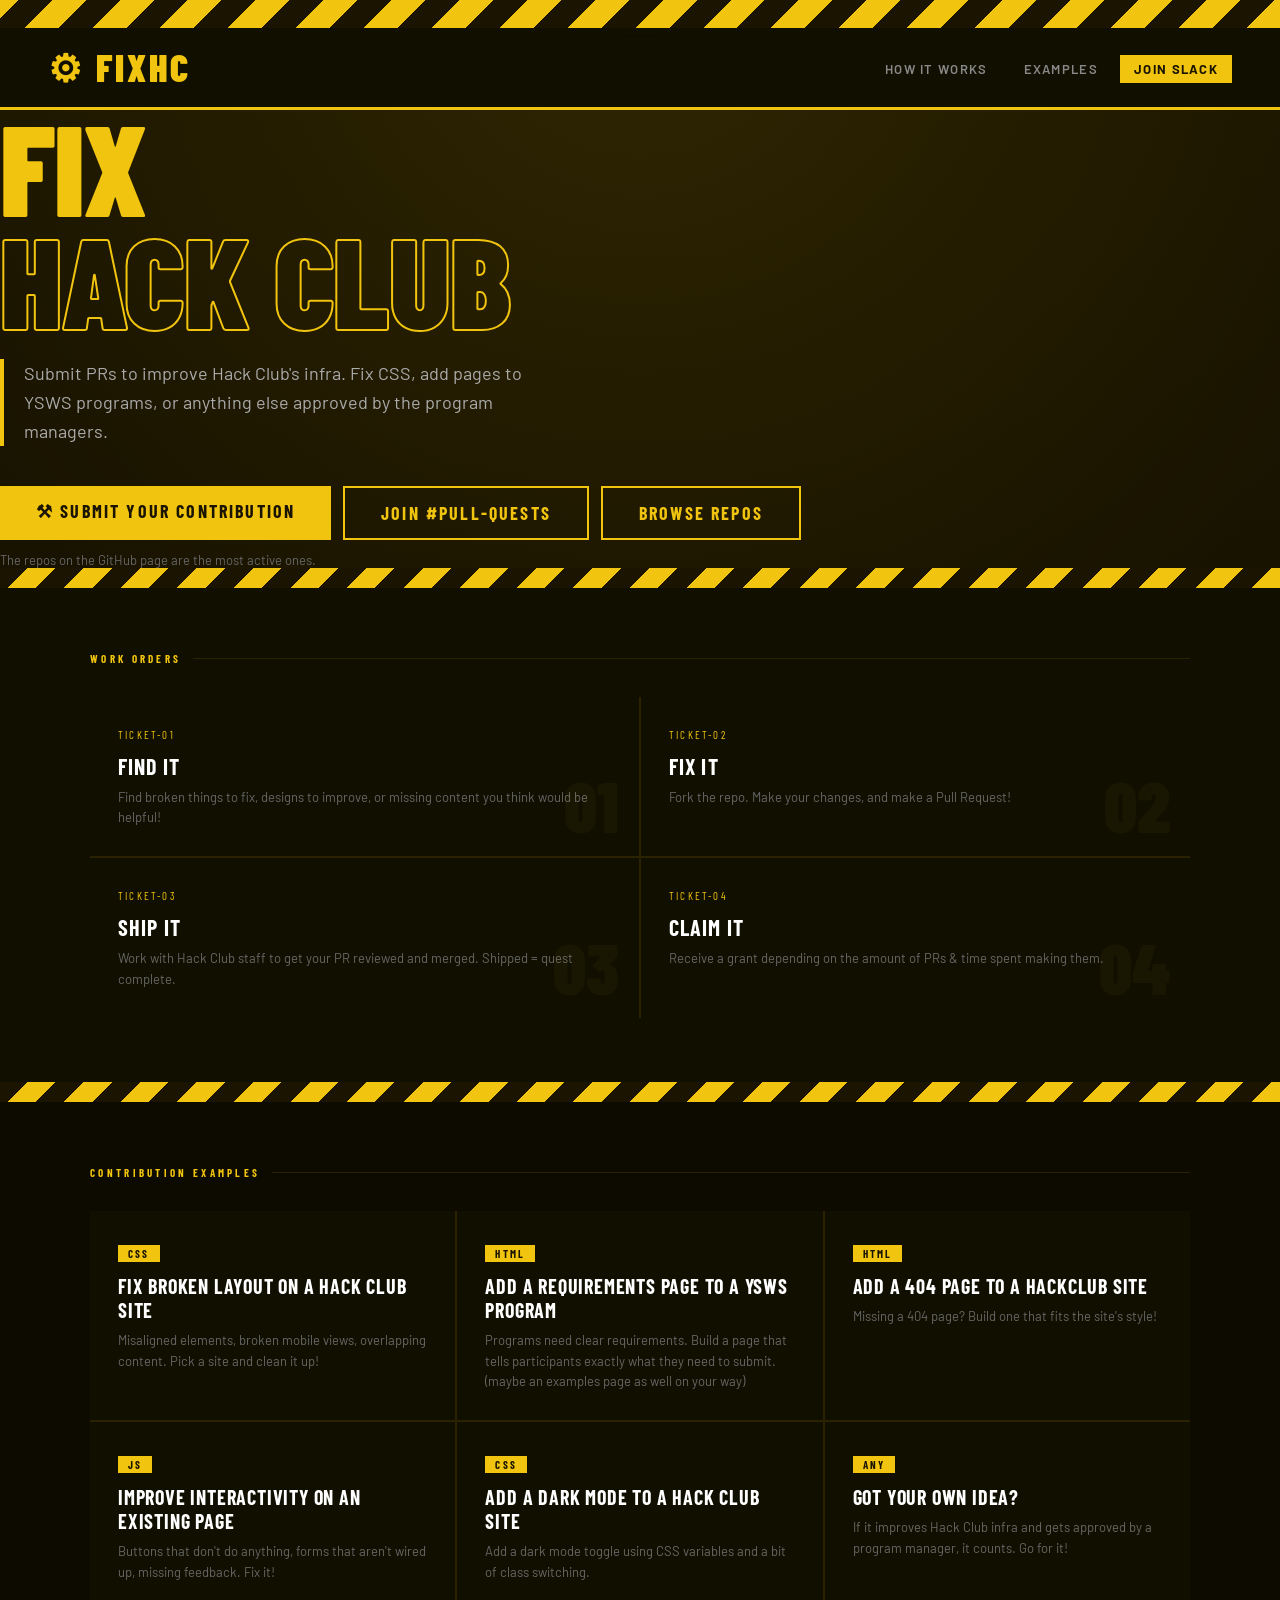
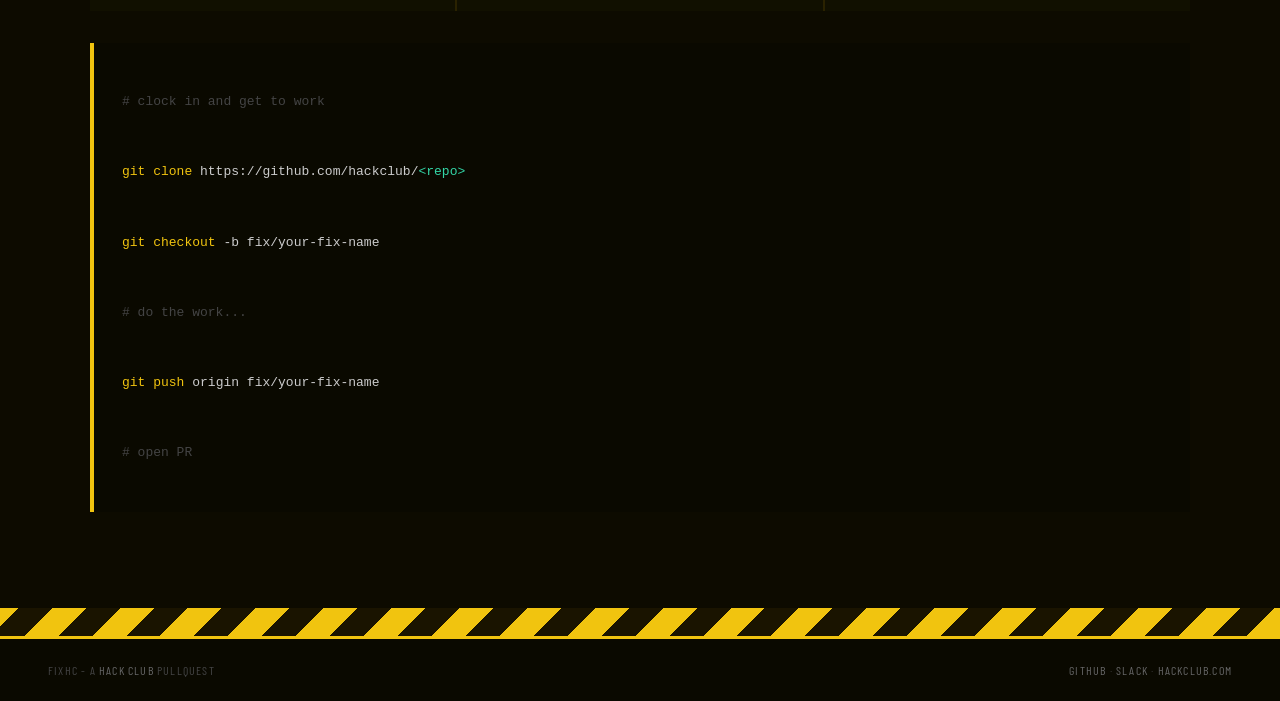
<file: index.html>
<!DOCTYPE html>
<html lang="en">
<head>
  <meta charset="UTF-8">
  <meta name="viewport" content="width=device-width, initial-scale=1.0">
  <title>FixHC - Under Construction</title>
  <link href="https://fonts.googleapis.com/css2?family=Black+Han+Sans&family=Barlow:wght@400;600;700&family=Barlow+Condensed:wght@700;900&display=swap" rel="stylesheet">
  <link rel="stylesheet" href="styles.css">
</head>
<body>

<div class="caution-tape"></div>

<nav>
  <a class="nav-brand" href="">⚙ FixHC</a>
  <ul class="nav-links">
    <li><a href="#how">How It Works</a></li>
    <li><a href="#jobs">Examples</a></li>
    <li><a href="https://hackclub.com/slack" target="_blank" class="nav-cta">Join Slack</a></li>
  </ul>
</nav>

<hero>
  
  <h1><span class="yellow">Fix</span><br><span class="outline">Hack Club</span></h1>
  <p class="hero-desc">Submit PRs to improve Hack Club's infra. Fix CSS, add pages to YSWS programs, or anything else approved by the program managers.</p>
  <div class="btn-row">
    <a href="https://forms.hackclub.com/fix-hack-club" target="_blank" class="btn btn-primary">⚒ Submit your contribution</a>
    <a href="https://hackclub.enterprise.slack.com/archives/C0ALHGAASLV" target="_blank" class="btn btn-outline">Join #pull-quests</a>
    <a href="https://github.com/hackclub/" target="_blank" class="btn btn-outline">Browse Repos</a>
  </div>
  <p class="hero-note">The repos on the GitHub page are the most active ones.</p>
</hero>

<div class="tape-divider"></div>

<div class="section" id="how">
  <div class="section-inner">
    <div class="section-label">Work Orders</div>
    <div class="tickets">
      <div class="ticket">
        <div class="ticket-id">TICKET-01</div>
        <h3>Find It</h3>
        <p>Find broken things to fix, designs to improve, or missing content you think would be helpful!</p>
        <div class="ticket-num">01</div>
      </div>
      <div class="ticket">
        <div class="ticket-id">TICKET-02</div>
        <h3>Fix It</h3>
        <p>Fork the repo. Make your changes, and make a Pull Request!</p>
        <div class="ticket-num">02</div>
      </div>
      <div class="ticket">
        <div class="ticket-id">TICKET-03</div>
        <h3>Ship It</h3>
        <p>Work with Hack Club staff to get your PR reviewed and merged. Shipped = quest complete.</p>
        <div class="ticket-num">03</div>
      </div>
      <div class="ticket">
        <div class="ticket-id">TICKET-04</div>
        <h3>Claim It</h3>
        <p>Receive a grant depending on the amount of PRs & time spent making them.</p>
        <div class="ticket-num">04</div>
      </div>
    </div>
  </div>
</div>

<div class="tape-divider"></div>

<div class="section-alt" id="jobs">
  <div class="section-inner">
    <div class="section-label">Contribution Examples</div>
    <div class="jobs">
      <div class="job">
        <div class="job-type">CSS</div>
        <div class="job-title">Fix broken layout on a Hack Club site</div>
        <div class="job-desc">Misaligned elements, broken mobile views, overlapping content. Pick a site and clean it up!</div>
      </div>
      <div class="job">
        <div class="job-type">HTML</div>
        <div class="job-title">Add a requirements page to a YSWS program</div>
        <div class="job-desc">Programs need clear requirements. Build a page that tells participants exactly what they need to submit. (maybe an examples page as well on your way)</div>
      </div>
      <div class="job">
        <div class="job-type">HTML</div>
        <div class="job-title">Add a 404 page to a HackClub site</div>
        <div class="job-desc">Missing a 404 page? Build one that fits the site's style!</div>
      </div>
      <div class="job">
        <div class="job-type">JS</div>
        <div class="job-title">Improve interactivity on an existing page</div>
        <div class="job-desc">Buttons that don't do anything, forms that aren't wired up, missing feedback. Fix it!</div>
      </div>
      <div class="job">
        <div class="job-type">CSS</div>
        <div class="job-title">Add a dark mode to a Hack Club site</div>
        <div class="job-desc">Add a dark mode toggle using CSS variables and a bit of class switching.</div>
      </div>
      <div class="job">
        <div class="job-type">ANY</div>
        <div class="job-title">Got your own idea?</div>
        <div class="job-desc">If it improves Hack Club infra and gets approved by a program manager, it counts. Go for it!</div>
      </div>
    </div>

    <div class="bottom-actions">
      <div class="code-block">
<span class="dim"># clock in and get to work</span>
<br>
<span class="hi">git clone</span> https://github.com/hackclub/<span class="green">&lt;repo&gt;</span>
<br>
<span class="hi">git checkout</span> -b fix/your-fix-name
<br>
<span class="dim"># do the work...</span>
<br>
<span class="hi">git push</span> origin fix/your-fix-name
<br>
<span class="dim"># open PR</span>
      </div>
    </div>
  </div>
</div>

<div class="caution-tape"></div>

<footer>
  <span>FixHC - a <a href="https://hackclub.com" target="_blank">Hack Club</a> PullQuest</span>
  <span><a href="https://github.com/hackclub" target="_blank">GitHub</a> · <a href="https://hackclub.com/slack" target="_blank">Slack</a> · <a href="https://hackclub.com" target="_blank">hackclub.com</a></span>
</footer>

</body>
</html>
</file>
<file: styles.css>
* { box-sizing: border-box; margin: 0; padding: 0; }

html {
  scroll-behavior: smooth;
  scroll-padding-top: 88px;
  scrollbar-color: #f1c40f #1a1400;
  scrollbar-width: thin;
}

body {
  background:
    radial-gradient(circle at top, rgba(241,196,15,0.10), transparent 34%),
    linear-gradient(180deg, #1a1400 0%, #120e00 100%);
  color: #ffffff;
  font-family: 'Barlow', sans-serif;
  min-height: 100vh;
}

.caution-tape {
  background: repeating-linear-gradient(
    -45deg,
    #f1c40f,
    #f1c40f 24px,
    #1a1400 24px,
    #1a1400 48px
  );
  height: 28px;
  width: 100%;
}

nav {
  position: sticky;
  top: 0;
  z-index: 10;
  background: rgba(17, 16, 0, 0.96);
  padding: 16px 48px;
  display: flex;
  align-items: center;
  justify-content: space-between;
  border-bottom: 3px solid #f1c40f;
  backdrop-filter: blur(8px);
}

.menu-toggle {
  display: none;
  background: transparent;
  border: 1px solid #4d4300;
  border-radius: 6px;
  padding: 8px;
  cursor: pointer;
}

.menu-toggle span {
  display: block;
  width: 20px;
  height: 2px;
  background: #f1c40f;
  margin: 4px 0;
}

.nav-brand {
  font-family: 'Barlow Condensed', sans-serif;
  font-weight: 900;
  font-size: 38px;
  letter-spacing: 0.08em;
  text-transform: uppercase;
  color: #f1c40f;
  text-decoration: none;
}

.nav-links {
  display: flex;
  gap: 8px;
  list-style: none;
}

.nav-links a {
  color: #888;
  text-decoration: none;
  font-size: 13px;
  font-weight: 600;
  letter-spacing: 0.1em;
  text-transform: uppercase;
  padding: 6px 14px;
  transition: color .15s;
}

.nav-links a:hover { color: #f1c40f; }

.nav-links a:focus-visible,
.btn:focus-visible,
footer a:focus-visible,
.nav-brand:focus-visible,
.menu-toggle:focus-visible {
  outline: 2px solid #f1c40f;
  outline-offset: 3px;
}

.nav-cta {
  background: #f1c40f !important;
  color: #1a1400 !important;
  font-weight: 700 !important;
}

.nav-cta:hover { background: #ffd700 !important; color: #1a1400 !important; }

.hero {
  display: block;
  padding: 72px 48px 56px;
  max-width: 1100px;
  margin: 0 auto;
}

::-webkit-scrollbar {
  width: 10px;
}

::-webkit-scrollbar-track {
  background: #1a1400;
}

::-webkit-scrollbar-thumb {
  background: #f1c40f;
  border-radius: 5px;
}

::-webkit-scrollbar-thumb:hover {
  background: #ffd700;
}

.site-tag::before {
  content: '⚠';
  font-size: 14px;
}

h1 {
  font-family: 'Barlow Condensed', sans-serif;
  font-weight: 900;
  font-size: clamp(64px, 11vw, 128px);
  line-height: 0.88;
  letter-spacing: -0.01em;
  text-transform: uppercase;
  margin-bottom: 24px;
}

h1 .yellow { color: #f1c40f; }

h1 .outline {
  -webkit-text-stroke: 2px #f1c40f;
  color: transparent;
}

.hero-desc {
  font-size: 18px;
  line-height: 1.6;
  color: #aaa;
  max-width: 560px;
  margin-bottom: 40px;
  border-left: 4px solid #f1c40f;
  padding-left: 20px;
}

.btn-row {
  display: flex;
  gap: 12px;
  flex-wrap: wrap;
}

.btn {
  font-family: 'Barlow Condensed', sans-serif;
  font-weight: 700;
  font-size: 18px;
  letter-spacing: 0.12em;
  text-transform: uppercase;
  padding: 14px 36px;
  text-decoration: none;
  transition: all .15s;
  display: inline-block;
}

.btn:active {
  transform: translateY(0);
}

.btn-primary {
  background: #f1c40f;
  color: #1a1400;
}

.btn-primary:hover { background: #ffd700; transform: translateY(-2px); }

.btn-outline {
  background: transparent;
  color: #f1c40f;
  border: 2px solid #f1c40f;
}

.btn-outline:hover { background: rgba(241,196,15,.1); transform: translateY(-2px); }

.tape-divider {
  background: repeating-linear-gradient(
    -45deg,
    #f1c40f,
    #f1c40f 20px,
    #1a1400 20px,
    #1a1400 40px
  );
  height: 20px;
  margin: 0;
}

.reveal {
  opacity: 0;
  transform: translateY(16px);
  transition: opacity .45s ease, transform .45s ease;
}

.reveal.reveal-show {
  opacity: 1;
  transform: translateY(0);
}

.section {
  background: #111000;
  padding: 64px 48px;
}

.section-alt {
  background: #0d0b00;
  padding: 64px 48px;
}

.section-inner {
  max-width: 1100px;
  margin: 0 auto;
}

.section-label {
  font-family: 'Barlow Condensed', sans-serif;
  font-weight: 700;
  font-size: 11px;
  letter-spacing: 0.3em;
  text-transform: uppercase;
  color: #f1c40f;
  margin-bottom: 32px;
  display: flex;
  align-items: center;
  gap: 12px;
}

.section-label::after {
  content: '';
  flex: 1;
  height: 1px;
  background: #2a2200;
}

.tickets {
  display: grid;
  grid-template-columns: repeat(2, 1fr);
  gap: 2px;
  background: #2a2200;
}

.ticket {
  background: #111000;
  padding: 28px;
  position: relative;
  border-top: 3px solid transparent;
  transition: border-color .2s, transform .2s;
}

.ticket:hover { border-color: #f1c40f; transform: translateY(-2px); }

.ticket-id {
  font-family: 'Barlow Condensed', sans-serif;
  font-size: 11px;
  letter-spacing: 0.2em;
  color: #f1c40f;
  margin-bottom: 12px;
}

.ticket h3 {
  font-family: 'Barlow Condensed', sans-serif;
  font-weight: 700;
  font-size: 22px;
  text-transform: uppercase;
  letter-spacing: 0.05em;
  margin-bottom: 8px;
}

.ticket p {
  font-size: 13px;
  color: #666;
  line-height: 1.6;
}

.ticket-num {
  position: absolute;
  bottom: 16px;
  right: 20px;
  font-family: 'Barlow Condensed', sans-serif;
  font-weight: 900;
  font-size: 72px;
  color: rgba(241,196,15,0.04);
  line-height: 1;
}

.jobs {
  display: grid;
  grid-template-columns: repeat(3, 1fr);
  gap: 2px;
  background: #2a2200;
}

.job {
  background: #111000;
  padding: 28px;
  border-top: 3px solid transparent;
  transition: border-color .2s, transform .2s;
}

.job:hover { border-color: #f1c40f; transform: translateY(-2px); }

.job-type {
  display: inline-block;
  background: #f1c40f;
  color: #1a1400;
  font-family: 'Barlow Condensed', sans-serif;
  font-weight: 700;
  font-size: 11px;
  letter-spacing: 0.2em;
  padding: 2px 10px;
  margin-bottom: 12px;
}

.job-title {
  font-family: 'Barlow Condensed', sans-serif;
  font-weight: 700;
  font-size: 20px;
  text-transform: uppercase;
  letter-spacing: 0.04em;
  margin-bottom: 8px;
  line-height: 1.2;
}

.job-desc {
  font-size: 13px;
  color: #666;
  line-height: 1.6;
}

.bottom-actions {
  margin-top: 32px;
}

.code-block {
  background: #0a0900;
  border-left: 4px solid #f1c40f;
  padding: 24px 28px;
  font-family: 'SF Mono', 'Roboto Mono', Menlo, monospace;
  font-size: 13px;
  line-height: 1.8;
  color: #ccc;
  margin-bottom: 32px;
  overflow-x: auto;
  white-space: pre;
}

.code-block code {
  font: inherit;
}

.code-block .dim { color: #444; }
.code-block .hi { color: #f1c40f; }
.code-block .green { color: #33d6a6; }

footer {
  background: #0a0900;
  border-top: 3px solid #f1c40f;
  padding: 24px 48px;
  display: flex;
  justify-content: space-between;
  align-items: center;
  font-size: 12px;
  color: #444;
  font-family: 'Barlow Condensed', sans-serif;
  letter-spacing: 0.1em;
  text-transform: uppercase;
}

footer a { color: #666; text-decoration: none; }
footer a:hover { color: #f1c40f; }

@media (max-width: 600px) {
  nav {
    padding: 14px 20px;
    position: sticky;
  }
  .hero { padding: 48px 20px 40px; }
  .section, .section-alt { padding: 48px 20px; }
  footer { padding: 20px; flex-direction: column; gap: 8px; text-align: center; }
  .menu-toggle {
    display: block;
  }
  .nav-links {
    display: flex;
    position: absolute;
    top: calc(100% + 8px);
    right: 20px;
    width: min(260px, calc(100vw - 40px));
    background: #111000;
    border: 1px solid #3a3200;
    border-top: 3px solid #f1c40f;
    padding: 8px;
    border-radius: 8px;
    box-shadow: 0 8px 24px rgba(0,0,0,0.35);
    flex-direction: column;
    gap: 2px;
    list-style: none;
    opacity: 0;
    transform: translateY(-6px);
    pointer-events: none;
    transition: opacity .2s ease, transform .2s ease;
  }
  .nav-links.open {
    opacity: 1;
    transform: translateY(0);
    pointer-events: auto;
  }
  .nav-links a {
    display: block;
    width: 100%;
    padding: 10px 12px;
    font-size: 12px;
    border-radius: 6px;
  }
  .nav-links .nav-cta {
    text-align: center;
  }
  .jobs { grid-template-columns: 1fr; }
  .tickets { grid-template-columns: 1fr; }
}



.hero-note {
  font-size: 13px;
  color: #666;
  margin-top: 12px;
}

@media (prefers-reduced-motion: reduce) {
  html {
    scroll-behavior: auto;
  }

  .nav-links {
    transition: none;
  }

  .reveal {
    opacity: 1;
    transform: none;
    transition: none;
  }
}
</file>
